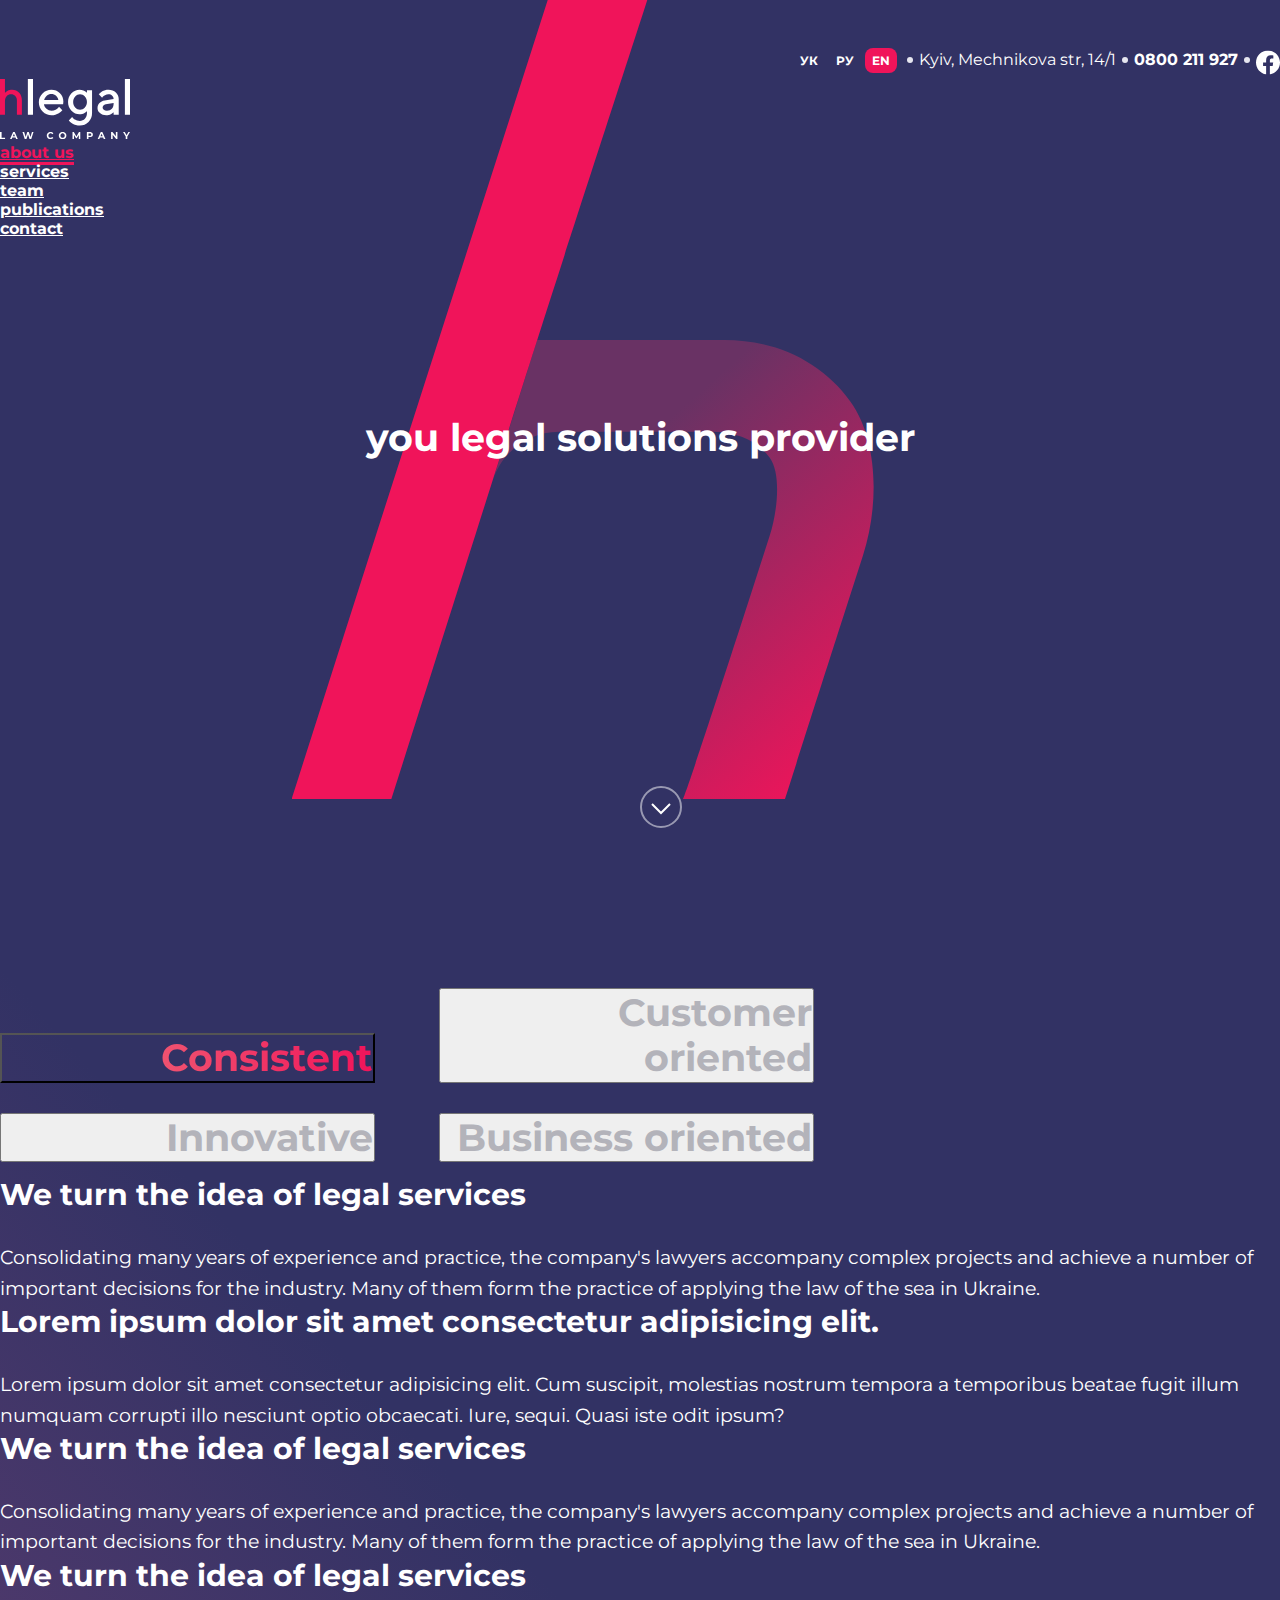
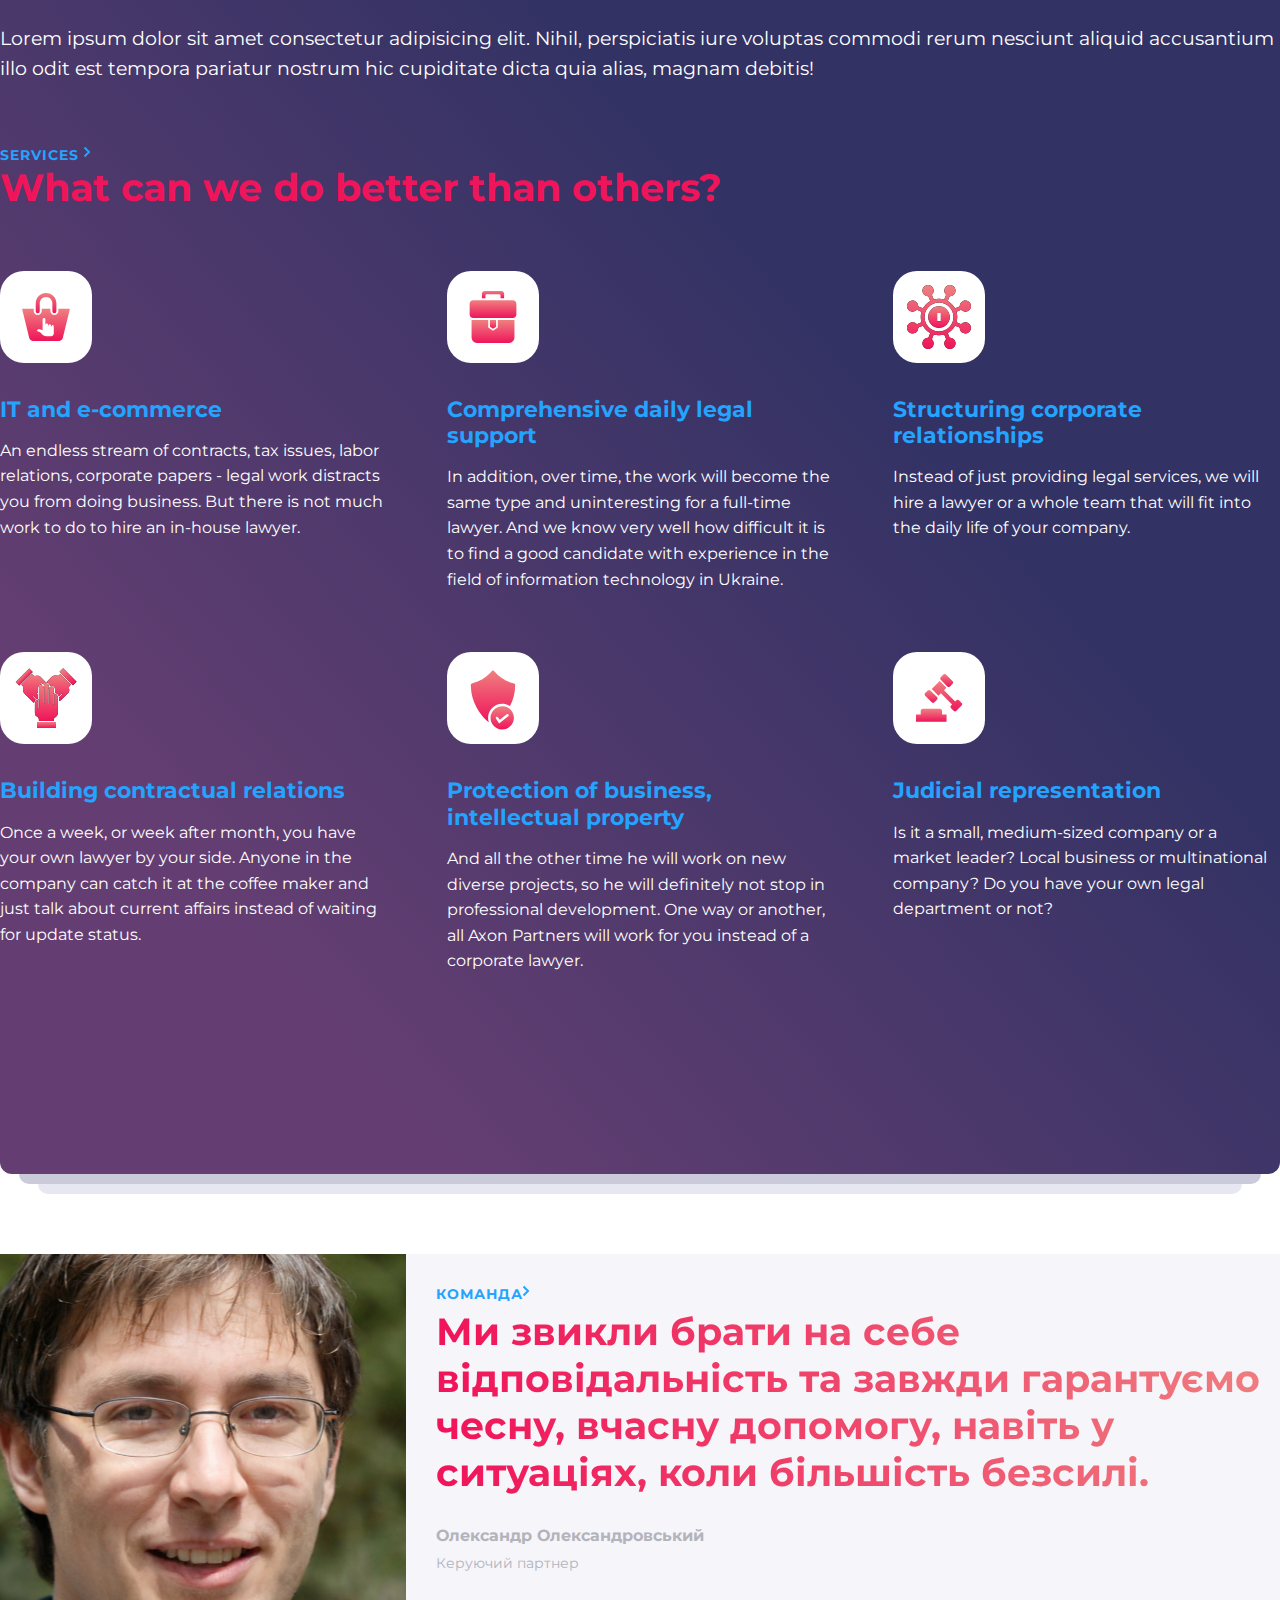
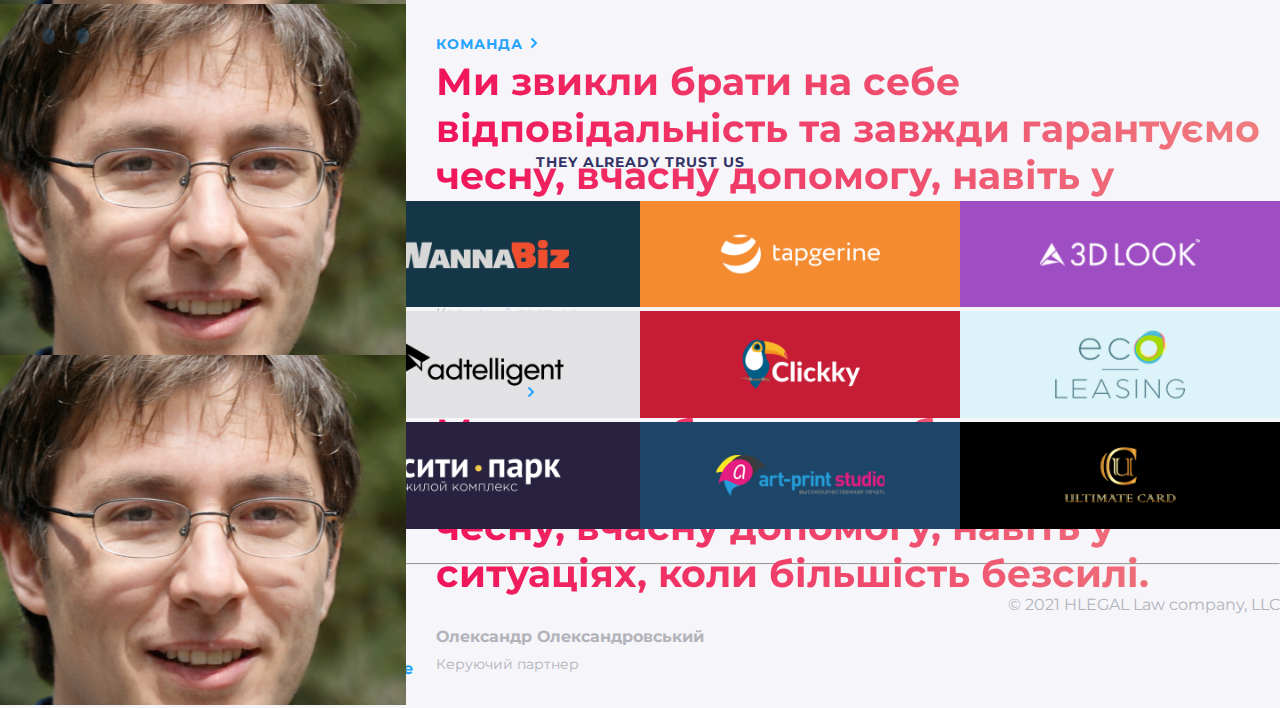
<file: index.html>
<!DOCTYPE html>
<html lang="en">

<head>
    <meta charset="UTF-8">
    <meta http-equiv="X-UA-Compatible" content="IE=edge">
    <meta name="viewport" content="width=device-width, initial-scale=1.0">
    <link href="https://cdn.jsdelivr.net/npm/bootstrap@5.1.3/dist/css/bootstrap.min.css" rel="stylesheet"
        integrity="sha384-1BmE4kWBq78iYhFldvKuhfTAU6auU8tT94WrHftjDbrCEXSU1oBoqyl2QvZ6jIW3" crossorigin="anonymous">
    <link rel="stylesheet" href="css/style.min.css">
    <link rel="icon" href="/img/favicon.png">
    <title>Homepage - Hlegals</title>
</head>

<body>
    <section class="home-intro-sect">
        <nav class="navbar navbar-expand-sm navbar-dark">
            <div class="container navbar-container">
                <div class="navbar-top">
                    <div class="navbar-lang">
                        <a href="" class="navbar-lang-item">УК</a>
                        <a href="" class="navbar-lang-item">РУ</a>
                        <a href="" class="navbar-lang-item active">EN</a>
                    </div>
                    <p class="navbar-address">Kyiv, Mechnikova str, 14/1</p>
                    <a href="tel:0800 211 927" class="navbar-tel">0800 211 927</a>
                    <a href="" class="navbar-fb"><svg width="24" height="25" viewBox="0 0 24 25" fill="none"
                            xmlns="http://www.w3.org/2000/svg">
                            <g clip-path="url(#clip0_30718_2871)">
                                <path class="navbar-fb-svg"
                                    d="M24 12.5733C24 5.90541 18.6274 0.5 12 0.5C5.37258 0.5 0 5.90541 0 12.5733C0 18.5995 4.38823 23.5943 10.125 24.5V16.0633H7.07813V12.5733H10.125V9.91343C10.125 6.88755 11.9165 5.21615 14.6576 5.21615C15.9705 5.21615 17.3438 5.45195 17.3438 5.45195V8.42313H15.8306C14.3399 8.42313 13.875 9.35379 13.875 10.3086V12.5733H17.2031L16.6711 16.0633H13.875V24.5C19.6118 23.5943 24 18.5995 24 12.5733Z"
                                    fill="white" />
                            </g>
                            <defs>
                                <clipPath id="clip0_30718_2871">
                                    <rect width="24" height="24" fill="white" transform="translate(0 0.5)" />
                                </clipPath>
                            </defs>
                        </svg></a>
                </div>
                <a class="navbar-brand" href="#"><img src="./img/logo-white.svg" class="navbar-main-logo"
                        alt="logo"></a>
                <button class="navbar-toggler" type="button" data-bs-toggle="collapse"
                    data-bs-target="#navbarSupportedContent" aria-controls="navbarSupportedContent"
                    aria-expanded="false" aria-label="Toggle navigation">
                    <span class="navbar-toggler-icon"></span>
                </button>
                <div class="collapse navbar-collapse" id="navbarSupportedContent">
                    <ul class="navbar-nav ms-auto mb-2 mb-lg-0">
                        <li class="nav-item">
                            <a class="nav-link active" href="#">about us</a>
                        </li>
                        <li class="nav-item">
                            <a class="nav-link" href="./services.html">services</a>
                        </li>
                        <li class="nav-item">
                            <a class="nav-link" href="./team.html">team</a>
                        </li>
                        <li class="nav-item">
                            <a class="nav-link" href="#">publications</a>
                        </li>
                        <li class="nav-item">
                            <a class="nav-link" href="#">contact</a>
                        </li>
                    </ul>
                </div>
            </div>
        </nav>
        <div class="container">
            <div class="container-logo">
                <h2 class="container-logo-header">you legal solutions provider</h2>
                <a href="" class="scroll-button">
                    <svg width="42" height="42" viewBox="0 0 42 42" fill="none" xmlns="http://www.w3.org/2000/svg">
                        <circle class="scroll-button-svg" opacity="0.5" cx="21" cy="21" r="20" stroke="white"
                            stroke-width="2" />
                        <path class="scroll-button-svg" d="M12 18L21 27L30 18" stroke="white" stroke-width="2" />
                    </svg>
                </a>
            </div>
            <div class="tab-container">
                <div class="d-flex align-items-center">
                    <div class="nav flex-column nav-pills me-3" id="v-pills-tab" role="tablist"
                        aria-orientation="vertical">
                        <button class="nav-link active" id="v-pills-home-tab" data-bs-toggle="pill"
                            data-bs-target="#v-pills-home" type="button" role="tab" aria-controls="v-pills-home"
                            aria-selected="true">Consistent</button>
                        <button class="nav-link" id="v-pills-profile-tab" data-bs-toggle="pill"
                            data-bs-target="#v-pills-profile" type="button" role="tab" aria-controls="v-pills-profile"
                            aria-selected="false">Customer oriented</button>
                        <button class="nav-link" id="v-pills-messages-tab" data-bs-toggle="pill"
                            data-bs-target="#v-pills-messages" type="button" role="tab" aria-controls="v-pills-messages"
                            aria-selected="false">Innovative</button>
                        <button class="nav-link" id="v-pills-settings-tab" data-bs-toggle="pill"
                            data-bs-target="#v-pills-settings" type="button" role="tab" aria-controls="v-pills-settings"
                            aria-selected="false">Business oriented</button>
                    </div>
                    <div class="vr"></div>
                    <div class="tab-content" id="v-pills-tabContent">
                        <div class="tab-pane fade show active" id="v-pills-home" role="tabpanel"
                            aria-labelledby="v-pills-home-tab">
                            <h3 class="block-heading">We turn the idea of legal services</h3>
                            <p class="block-text">Consolidating many years of experience and practice, the company's
                                lawyers accompany complex projects and achieve a number of important decisions for the
                                industry. Many of them form the practice of applying the law of the sea in Ukraine.</p>
                        </div>
                        <div class="tab-pane fade" id="v-pills-profile" role="tabpanel"
                            aria-labelledby="v-pills-profile-tab">
                            <h3 class="block-heading">Lorem ipsum dolor sit amet consectetur adipisicing elit.</h3>
                            <p class="block-text">Lorem ipsum dolor sit amet consectetur adipisicing elit. Cum suscipit,
                                molestias nostrum tempora a temporibus beatae fugit illum numquam corrupti illo nesciunt
                                optio obcaecati. Iure, sequi. Quasi iste odit ipsum?</p>
                        </div>
                        <div class="tab-pane fade" id="v-pills-messages" role="tabpanel"
                            aria-labelledby="v-pills-messages-tab">
                            <h3 class="block-heading">We turn the idea of legal services</h3>
                            <p class="block-text">Consolidating many years of experience and practice, the company's
                                lawyers accompany complex projects and achieve a number of important decisions for the
                                industry. Many of them form the practice of applying the law of the sea in Ukraine.</p>
                        </div>
                        <div class="tab-pane fade" id="v-pills-settings" role="tabpanel"
                            aria-labelledby="v-pills-settings-tab">
                            <h3 class="block-heading">We turn the idea of legal services</h3>
                            <p class="block-text">Lorem ipsum dolor sit amet consectetur adipisicing elit. Nihil,
                                perspiciatis iure voluptas commodi rerum nesciunt aliquid accusantium illo odit est
                                tempora pariatur nostrum hic cupiditate dicta quia alias, magnam debitis!</p>
                        </div>
                    </div>
                </div>
            </div>

            <a href="" class="subheading">services <svg class="arrow" width="12" height="12" viewBox="0 0 12 12"
                    fill="none" xmlns="http://www.w3.org/2000/svg">
                    <path d="M3.5 1.5L8 6L3.5 10.5" stroke="#24A3FF" stroke-width="2" />
                </svg></a>
            <h2 class="section-heading">What can we do better than others?</h2>
            <div class="services-container">
                <div class="services-container-item">
                    <img src="./img/services-icons/service-1.svg" alt="icon" class="services-icon">
                    <a href="#" class="services-heading">IT and e-commerce</a>
                    <p class="services-text">An endless stream of contracts, tax issues, labor relations, corporate
                        papers - legal work distracts you from doing business. But there is not much work to do to
                        hire an in-house lawyer.</p>
                </div>
                <div class="services-container-item">
                    <img src="./img/services-icons/service-2.svg" alt="icon" class="services-icon">
                    <a href="#" class="services-heading">Comprehensive daily
                        legal support</a>
                    <p class="services-text">In addition, over time, the work will become the same type and
                        uninteresting for a full-time lawyer. And we know very well how difficult it is to find a
                        good candidate with experience in the field of information technology in Ukraine.</p>
                </div>
                <div class="services-container-item">
                    <img src="./img/services-icons/service-3.svg" alt="icon" class="services-icon">
                    <a href="#" class="services-heading">Structuring corporate relationships</a>
                    <p class="services-text">Instead of just providing legal services, we will hire a lawyer or a
                        whole team that will fit into the daily life of your company.</p>
                </div>
                <div class="services-container-item">
                    <img src="./img/services-icons/service-4.svg" alt="icon" class="services-icon">
                    <a href="#" class="services-heading">Building contractual relations</a>
                    <p class="services-text">Once a week, or week after month, you have your own lawyer by your
                        side. Anyone in the company can catch it at the coffee maker and just talk about current
                        affairs instead of waiting for update status.</p>
                </div>
                <div class="services-container-item">
                    <img src="./img/services-icons/service-5.svg" alt="icon" class="services-icon">
                    <a href="#" class="services-heading">Protection of business, intellectual property</a>
                    <p class="services-text">And all the other time he will work on new diverse projects, so he will
                        definitely not stop in professional development. One way or another, all Axon Partners will
                        work for you instead of a corporate lawyer.</p>
                </div>
                <div class="services-container-item">
                    <img src="./img/services-icons/service-6.svg" alt="icon" class="services-icon">
                    <a href="#" class="services-heading">Judicial representation</a>
                    <p class="services-text">Is it a small, medium-sized company or a market leader? Local business
                        or multinational company? Do you have your own legal department or not?</p>
                </div>
            </div>
        </div>
    </section>
    <div class="echo-1"></div>
    <div class="echo-2"></div>

    <section class="home-slider-sect">
        <div class="container">
            <div id="carouselExampleCaptions" class="carousel slide" data-bs-ride="carousel">
                <div class="carousel-inner">
                    <div class="carousel-item active">
                        <div class="slider-row">
                            <div class="slider-img">
                                <img src="./img/carousel-photo.jpg" alt="Олександр Олександровский">
                            </div>
                            <div class="slider-text">
                                <a href="" class="subheading">команда<svg class="arrow" width="12" height="12"
                                        viewBox="0 0 12 12" fill="none" xmlns="http://www.w3.org/2000/svg">
                                        <path d="M3.5 1.5L8 6L3.5 10.5" stroke="#24A3FF" stroke-width="2" />
                                    </svg> </a>
                                <h2 class="section-heading gradient-text">Ми звикли брати на себе відповідальність та
                                    завжди гарантуємо чесну, вчасну допомогу, навіть у ситуаціях, коли більшість
                                    безсилі.</h2>
                                <div class="slider-text-person">
                                    <p class="slider-text-name">Олександр Олександровський</p>
                                    <p class="slider-text-role">Керуючий партнер</p>
                                </div>
                            </div>
                        </div>
                    </div>
                    <div class="carousel-item">
                        <div class="slider-row">
                            <div class="slider-img">
                                <img src="./img/carousel-photo.jpg" alt="Олександр Олександровский">
                            </div>
                            <div class="slider-text">
                                <a href="" class="subheading">команда <img src="./img/arrow.svg" alt="arrow"></a>
                                <h2 class="section-heading gradient-text">Ми звикли брати на себе відповідальність та
                                    завжди гарантуємо чесну, вчасну допомогу, навіть у ситуаціях, коли більшість
                                    безсилі.</h2>
                                <div class="slider-text-person">
                                    <p class="slider-text-name">Олександр Олександровський</p>
                                    <p class="slider-text-role">Керуючий партнер</p>
                                </div>
                            </div>
                        </div>
                    </div>
                    <div class="carousel-item">
                        <div class="slider-row">
                            <div class="slider-img">
                                <img src="./img/carousel-photo.jpg" alt="Олександр Олександровский">
                            </div>
                            <div class="slider-text">
                                <a href="" class="subheading">команда <svg class="arrow" width="12" height="12"
                                        viewBox="0 0 12 12" fill="none" xmlns="http://www.w3.org/2000/svg">
                                        <path d="M3.5 1.5L8 6L3.5 10.5" stroke="#24A3FF" stroke-width="2" />
                                    </svg></a>
                                <h2 class="section-heading gradient-text">Ми звикли брати на себе відповідальність та
                                    завжди гарантуємо чесну, вчасну допомогу, навіть у ситуаціях, коли більшість
                                    безсилі.</h2>
                                <div class="slider-text-person">
                                    <p class="slider-text-name">Олександр Олександровський</p>
                                    <p class="slider-text-role">Керуючий партнер</p>
                                </div>
                            </div>
                        </div>
                    </div>
                </div>
                <div class="carousel-indicators">
                    <button type="button" data-bs-target="#carouselExampleCaptions" data-bs-slide-to="0" class="active"
                        aria-current="true" aria-label="Slide 1"></button>
                    <button type="button" data-bs-target="#carouselExampleCaptions" data-bs-slide-to="1"
                        aria-label="Slide 2"></button>
                    <button type="button" data-bs-target="#carouselExampleCaptions" data-bs-slide-to="2"
                        aria-label="Slide 3"></button>
                </div>
            </div>
        </div>
    </section>

    <section class="clients-sect">
        <h3 class="clients-subheading">They already trust us</h3>
        <div class="clients-container">
            <a href="" class="clients-item"><img src="./img/clients/client-logo1.jpg" alt=""></a>
            <a href="" class="clients-item"><img src="./img/clients/client-logo2.jpg" alt=""></a>
            <a href="" class="clients-item"><img src="./img/clients/client-logo3.jpg" alt=""></a>
            <a href="" class="clients-item"><img src="./img/clients/client-logo4.jpg" alt=""></a>
            <a href="" class="clients-item"><img src="./img/clients/client-logo5.jpg" alt=""></a>
            <a href="" class="clients-item"><img src="./img/clients/client-logo6.jpg" alt=""></a>
            <a href="" class="clients-item"><img src="./img/clients/client-logo7.jpg" alt=""></a>
            <a href="" class="clients-item"><img src="./img/clients/client-logo8.jpg" alt=""></a>
            <a href="" class="clients-item"><img src="./img/clients/client-logo9.jpg" alt=""></a>
            <a href="" class="clients-item"><img src="./img/clients/client-logo10.jpg" alt=""></a>
            <a href="" class="clients-item"><img src="./img/clients/client-logo11.jpg" alt=""></a>
            <a href="" class="clients-item"><img src="./img/clients/client-logo12.jpg" alt=""></a>
        </div>
    </section>

    <section class="publications-sect">
        <div class="container">
            <a href="" class="subheading">Publications<svg class="arrow" width="12" height="12" viewBox="0 0 12 12"
                    fill="none" xmlns="http://www.w3.org/2000/svg">
                    <path d="M3.5 1.5L8 6L3.5 10.5" stroke="#24A3FF" stroke-width="2" />
                </svg>
            </a>
            <h2 class="section-heading">We have something to tell</h2>
            <div class="publications-sect-inner">
                <div class="publications-sect-item">
                    <img src="./img/publications-sect/publ-sect-img1.jpg" alt="">
                    <div class="publications-sect-item-text">
                        <a href="#" class="publications-heading">Equity associate</a>
                        <h5 class="date">April 22</h5>
                        <hr class="publications-hr">
                        <p class="small-text">I'm a jun on projects. I am a co-owner of a law firm. How it happened.
                            Before entering my parents told me that if I…</p>
                    </div>
                </div>
                <div class="publications-sect-item">
                    <img src="./img/publications-sect/publ-sect-img2.jpg" alt="">
                    <div class="publications-sect-item-text">
                        <a href="#" class="publications-heading">Penalty for the Good Corporation: what will happen to Google
                            and
                            others for violating the GDPR</a>
                        <h5 class="date">September 29</h5>
                        <hr class="publications-hr">
                        <p class="small-text">And why the recovery of 50 million euros could be a fateful precedent
                            According to Mind.ua January 21 National Commission for Data Protection.</p>
                    </div>
                </div>
                <div class="publications-sect-item">
                    <img src="./img/publications-sect/publ-sect-img3.jpg" alt="">
                    <div class="publications-sect-item-text">
                        <a href="#" class="publications-heading">Millennial Testament></a>
                        <h5 class="date">August 19</h5>
                        <hr class="publications-hr">
                        <p class="small-text">What and how modern vloggers, opinion leaders and crypto-millionaires will
                            inherit A typical legacy of the Ukrainian generation X looks like this: an apartment in…</p>
                    </div>
                </div>
            </div>
        </div>
    </section>
    <footer class="footer">
        <div class="container">
            <hr class="footer-hr">
            <div class="footer-inner">
                <div class="footer-left">
                    <p class="footer-address">Kyiv, Mechnikova str, 14/1 <img class="dot-separator" src="./img/dot-separator.svg" alt="separator"> <a class="map-link" target=»_blank»
                        href="https://www.google.com/maps/place/%D1%83%D0%BB.+%D0%9C%D0%B5%D1%87%D0%BD%D0%B8%D0%BA%D0%BE%D0%B2%D0%B0,+14%2F1,+%D0%9A%D0%B8%D0%B5%D0%B2,+%D0%A3%D0%BA%D1%80%D0%B0%D0%B8%D0%BD%D0%B0,+02000/@50.436795,30.5305163,17z/data=!3m1!4b1!4m5!3m4!1s0x40d4cf07295b8e39:0x17b2112e2dc0e7a!8m2!3d50.436795!4d30.532705">On
                        map</a></p>
                    <a href="#" target="_blank"><svg class="fb-icon-footer" width="24" height="25" viewBox="0 0 24 25" fill="none"
                        xmlns="http://www.w3.org/2000/svg">
                        <g clip-path="url(#clip0_30718_2871)">
                            <path
                                d="M24 12.5733C24 5.90541 18.6274 0.5 12 0.5C5.37258 0.5 0 5.90541 0 12.5733C0 18.5995 4.38823 23.5943 10.125 24.5V16.0633H7.07813V12.5733H10.125V9.91343C10.125 6.88755 11.9165 5.21615 14.6576 5.21615C15.9705 5.21615 17.3438 5.45195 17.3438 5.45195V8.42313H15.8306C14.3399 8.42313 13.875 9.35379 13.875 10.3086V12.5733H17.2031L16.6711 16.0633H13.875V24.5C19.6118 23.5943 24 18.5995 24 12.5733Z"
                                fill="white" />
                        </g>
                        <defs>
                            <clipPath id="clip0_30718_2871">
                                <rect width="24" height="24" fill="white" transform="translate(0 0.5)" />
                            </clipPath>
                        </defs>
                    </svg></a>
                    <img class="dot-separator" src="./img/dot-separator.svg" alt="separator">
                    <a href="tel:0800 211 927" class="footer-tel">0800 211 927</a>
                    <img class="dot-separator" src="./img/dot-separator.svg" alt="separator">
                    <a href="mailto:contact@forstudy.space" class="footer-mail">contact@forstudy.space</a>
                </div>
                <div class="footer-right">
                    <p class="trademark">© 2021 HLEGAL Law company, LLC</p>
                </div>
            </div>
        </div>
    </footer>

    <script src="https://cdn.jsdelivr.net/npm/bootstrap@5.1.3/dist/js/bootstrap.bundle.min.js"
        integrity="sha384-ka7Sk0Gln4gmtz2MlQnikT1wXgYsOg+OMhuP+IlRH9sENBO0LRn5q+8nbTov4+1p"
        crossorigin="anonymous"></script>
</body>

</html>
</file>
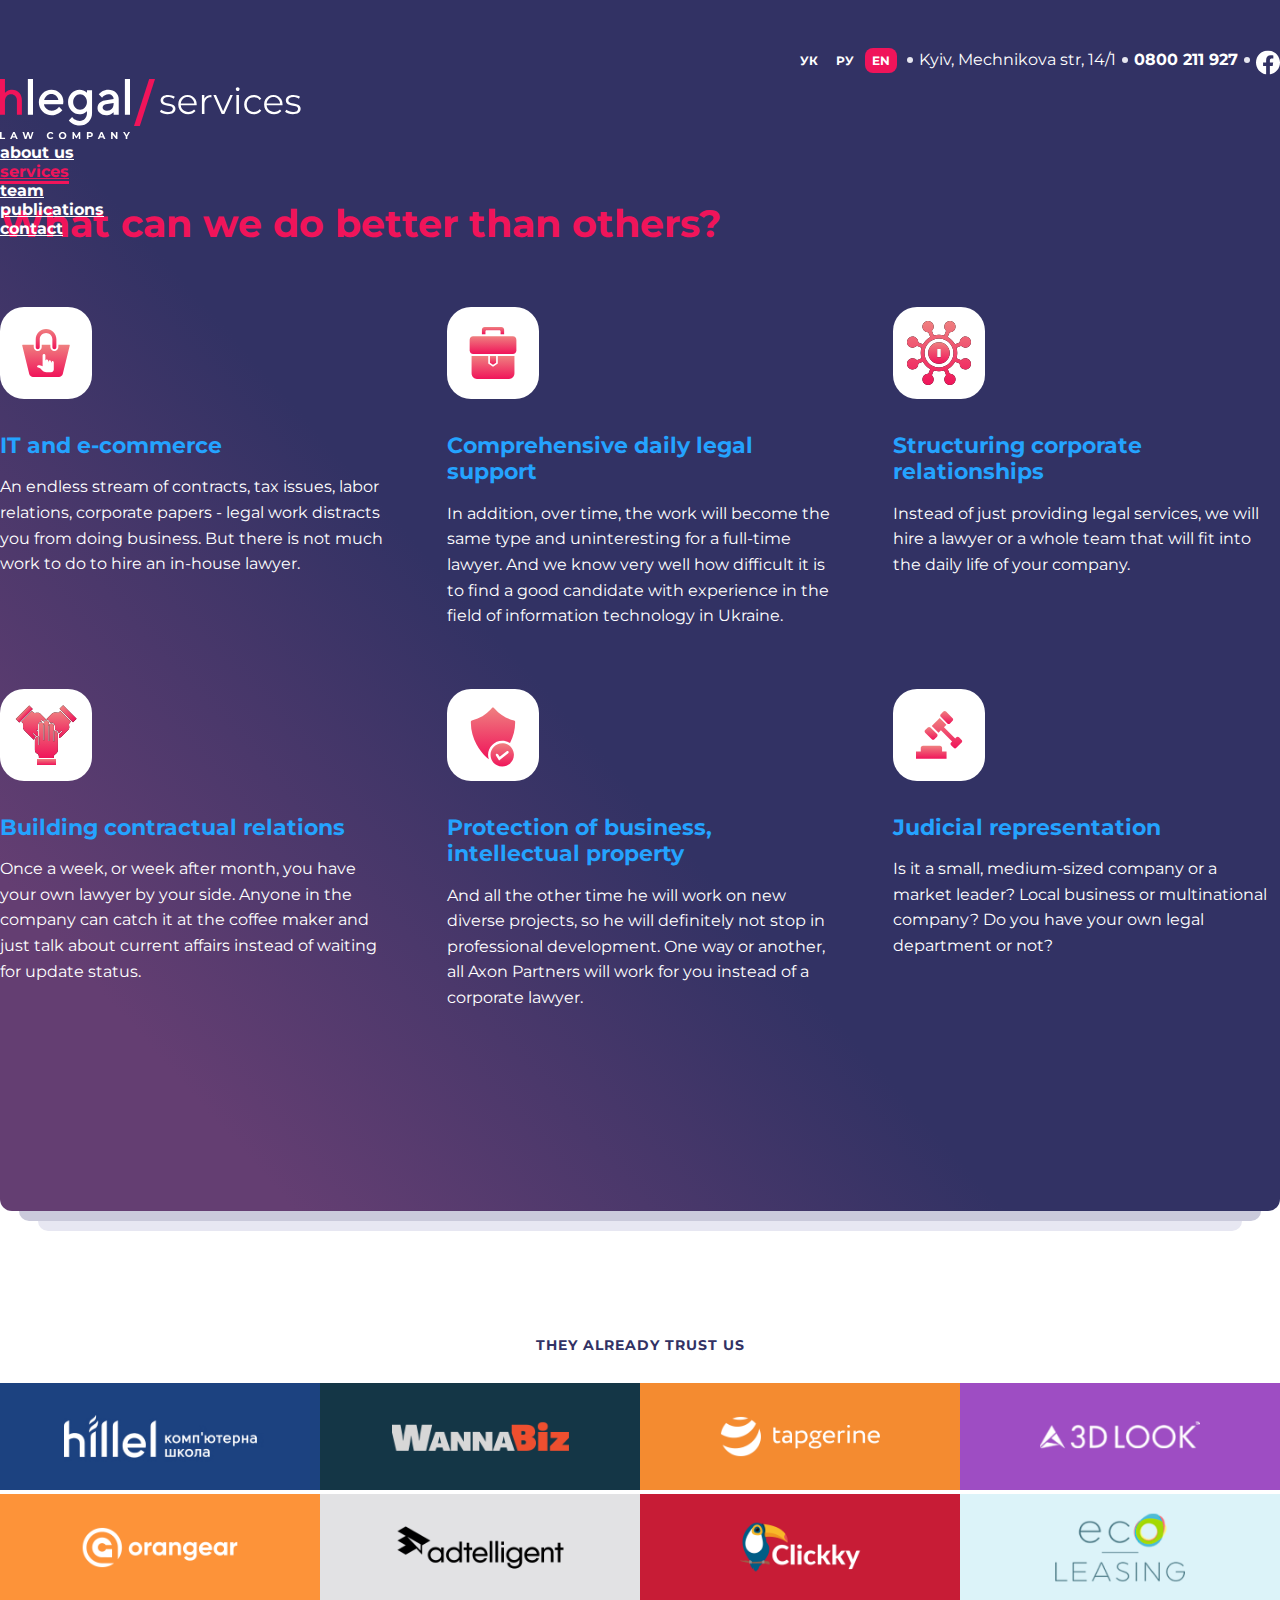
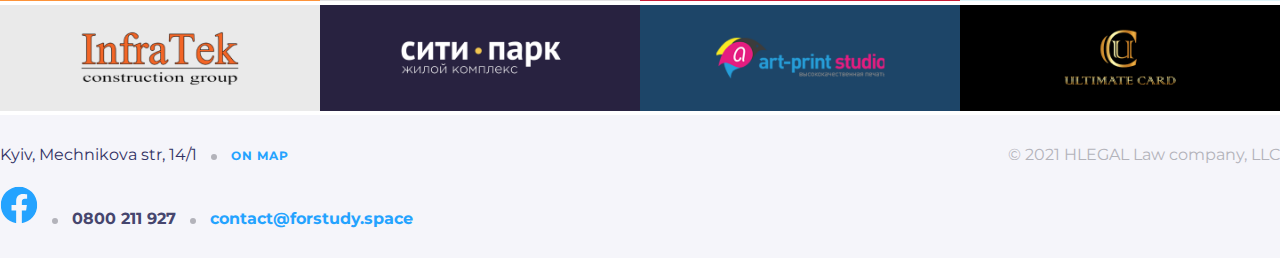
<file: services.html>
<!DOCTYPE html>
<html lang="en">

<head>
    <meta charset="UTF-8">
    <meta http-equiv="X-UA-Compatible" content="IE=edge">
    <meta name="viewport" content="width=device-width, initial-scale=1.0">
    <link href="https://cdn.jsdelivr.net/npm/bootstrap@5.1.3/dist/css/bootstrap.min.css" rel="stylesheet"
        integrity="sha384-1BmE4kWBq78iYhFldvKuhfTAU6auU8tT94WrHftjDbrCEXSU1oBoqyl2QvZ6jIW3" crossorigin="anonymous">
    <link rel="stylesheet" href="css/style.min.css">
    <link rel="icon" href="./img/favicon.png">
    <title>Services - Hlegals</title>
</head>

<body>
    <div class="services-page">
        <section class="services-page-sect">
            <nav class="navbar navbar-expand-sm navbar-dark">
                <div class="container navbar-container">
                    <div class="navbar-top">
                        <div class="navbar-lang">
                            <a href="" class="navbar-lang-item">УК</a>
                            <a href="" class="navbar-lang-item">РУ</a>
                            <a href="" class="navbar-lang-item active">EN</a>
                        </div>
                        <p class="navbar-address">Kyiv, Mechnikova str, 14/1</p>
                        <a href="tel:0800 211 927" class="navbar-tel">0800 211 927</a>
                        <a href="" class="navbar-fb"><svg width="24" height="25" viewBox="0 0 24 25" fill="none"
                                xmlns="http://www.w3.org/2000/svg">
                                <g clip-path="url(#clip0_30718_2871)">
                                    <path class="navbar-fb-svg"
                                        d="M24 12.5733C24 5.90541 18.6274 0.5 12 0.5C5.37258 0.5 0 5.90541 0 12.5733C0 18.5995 4.38823 23.5943 10.125 24.5V16.0633H7.07813V12.5733H10.125V9.91343C10.125 6.88755 11.9165 5.21615 14.6576 5.21615C15.9705 5.21615 17.3438 5.45195 17.3438 5.45195V8.42313H15.8306C14.3399 8.42313 13.875 9.35379 13.875 10.3086V12.5733H17.2031L16.6711 16.0633H13.875V24.5C19.6118 23.5943 24 18.5995 24 12.5733Z"
                                        fill="white" />
                                </g>
                                <defs>
                                    <clipPath id="clip0_30718_2871">
                                        <rect width="24" height="24" fill="white" transform="translate(0 0.5)" />
                                    </clipPath>
                                </defs>
                            </svg></a>
                    </div>
                    <a class="navbar-brand" href="index.html"><img src="./img/services-icons/services-logo.svg" class="navbar-main-logo"
                            alt="logo"></a>
                    <button class="navbar-toggler" type="button" data-bs-toggle="collapse"
                        data-bs-target="#navbarSupportedContent" aria-controls="navbarSupportedContent"
                        aria-expanded="false" aria-label="Toggle navigation">
                        <span class="navbar-toggler-icon"></span>
                    </button>
                    <div class="collapse navbar-collapse" id="navbarSupportedContent">
                        <ul class="navbar-nav ms-auto mb-2 mb-lg-0">
                            <li class="nav-item">
                                <a class="nav-link" href="/index.html">about us</a>
                            </li>
                            <li class="nav-item">
                                <a class="nav-link  active" href="./services.html">services</a>
                            </li>
                            <li class="nav-item">
                                <a class="nav-link" href="./team.html">team</a>
                            </li>
                            <li class="nav-item">
                                <a class="nav-link" href="#">publications</a>
                            </li>
                            <li class="nav-item">
                                <a class="nav-link" href="#">contact</a>
                            </li>
                        </ul>
                    </div>
                </div>
            </nav>
            <div class="container">
                <h2 class="section-heading">What can we do better than others?</h2>
                <div class="services-container">
                    <div class="services-container-item">
                        <img src="./img/services-icons/service-1.svg" alt="icon" class="services-icon">
                        <a href="#" class="services-heading">IT and e-commerce</a>
                        <p class="services-text">An endless stream of contracts, tax issues, labor relations, corporate
                            papers - legal work distracts you from doing business. But there is not much work to do to
                            hire an in-house lawyer.</p>
                    </div>
                    <div class="services-container-item">
                        <img src="./img/services-icons/service-2.svg" alt="icon" class="services-icon">
                        <a href="#" class="services-heading">Comprehensive daily
                            legal support</a>
                        <p class="services-text">In addition, over time, the work will become the same type and
                            uninteresting for a full-time lawyer. And we know very well how difficult it is to find a
                            good candidate with experience in the field of information technology in Ukraine.</p>
                    </div>
                    <div class="services-container-item">
                        <img src="./img/services-icons/service-3.svg" alt="icon" class="services-icon">
                        <a href="#" class="services-heading">Structuring corporate relationships</a>
                        <p class="services-text">Instead of just providing legal services, we will hire a lawyer or a
                            whole team that will fit into the daily life of your company.</p>
                    </div>
                    <div class="services-container-item">
                        <img src="./img/services-icons/service-4.svg" alt="icon" class="services-icon">
                        <a href="#" class="services-heading">Building contractual relations</a>
                        <p class="services-text">Once a week, or week after month, you have your own lawyer by your
                            side. Anyone in the company can catch it at the coffee maker and just talk about current
                            affairs instead of waiting for update status.</p>
                    </div>
                    <div class="services-container-item">
                        <img src="./img/services-icons/service-5.svg" alt="icon" class="services-icon">
                        <a href="#" class="services-heading">Protection of business, intellectual property</a>
                        <p class="services-text">And all the other time he will work on new diverse projects, so he will
                            definitely not stop in professional development. One way or another, all Axon Partners will
                            work for you instead of a corporate lawyer.</p>
                    </div>
                    <div class="services-container-item">
                        <img src="./img/services-icons/service-6.svg" alt="icon" class="services-icon">
                        <a href="#" class="services-heading">Judicial representation</a>
                        <p class="services-text">Is it a small, medium-sized company or a market leader? Local business
                            or multinational company? Do you have your own legal department or not?</p>
                    </div>
                </div>
            </div>
        </section>
        <div class="echo-1"></div>
        <div class="echo-2"></div>

        <section class="clients-sect">
            <h3 class="clients-subheading">They already trust us</h3>
            <div class="clients-container">
                <a href="" class="clients-item"><img src="./img/clients/client-logo1.jpg" alt=""></a>
                <a href="" class="clients-item"><img src="./img/clients/client-logo2.jpg" alt=""></a>
                <a href="" class="clients-item"><img src="./img/clients/client-logo3.jpg" alt=""></a>
                <a href="" class="clients-item"><img src="./img/clients/client-logo4.jpg" alt=""></a>
                <a href="" class="clients-item"><img src="./img/clients/client-logo5.jpg" alt=""></a>
                <a href="" class="clients-item"><img src="./img/clients/client-logo6.jpg" alt=""></a>
                <a href="" class="clients-item"><img src="./img/clients/client-logo7.jpg" alt=""></a>
                <a href="" class="clients-item"><img src="./img/clients/client-logo8.jpg" alt=""></a>
                <a href="" class="clients-item"><img src="./img/clients/client-logo9.jpg" alt=""></a>
                <a href="" class="clients-item"><img src="./img/clients/client-logo10.jpg" alt=""></a>
                <a href="" class="clients-item"><img src="./img/clients/client-logo11.jpg" alt=""></a>
                <a href="" class="clients-item"><img src="./img/clients/client-logo12.jpg" alt=""></a>
            </div>
        </section>

        <footer class="footer">
            <div class="container">
                <!-- <hr class="footer-hr"> -->
                <div class="footer-inner">
                    <div class="footer-left">
                        <p class="footer-address">Kyiv, Mechnikova str, 14/1 <img class="dot-separator"
                                src="./img/dot-separator.svg" alt="separator"> <a class="map-link" target=»_blank»
                                href="https://www.google.com/maps/place/%D1%83%D0%BB.+%D0%9C%D0%B5%D1%87%D0%BD%D0%B8%D0%BA%D0%BE%D0%B2%D0%B0,+14%2F1,+%D0%9A%D0%B8%D0%B5%D0%B2,+%D0%A3%D0%BA%D1%80%D0%B0%D0%B8%D0%BD%D0%B0,+02000/@50.436795,30.5305163,17z/data=!3m1!4b1!4m5!3m4!1s0x40d4cf07295b8e39:0x17b2112e2dc0e7a!8m2!3d50.436795!4d30.532705">On
                                map</a></p>
                        <a href="#" target="_blank"><svg class="fb-icon-footer" width="24" height="25"
                                viewBox="0 0 24 25" fill="none" xmlns="http://www.w3.org/2000/svg">
                                <g clip-path="url(#clip0_30718_2871)">
                                    <path
                                        d="M24 12.5733C24 5.90541 18.6274 0.5 12 0.5C5.37258 0.5 0 5.90541 0 12.5733C0 18.5995 4.38823 23.5943 10.125 24.5V16.0633H7.07813V12.5733H10.125V9.91343C10.125 6.88755 11.9165 5.21615 14.6576 5.21615C15.9705 5.21615 17.3438 5.45195 17.3438 5.45195V8.42313H15.8306C14.3399 8.42313 13.875 9.35379 13.875 10.3086V12.5733H17.2031L16.6711 16.0633H13.875V24.5C19.6118 23.5943 24 18.5995 24 12.5733Z"
                                        fill="white" />
                                </g>
                                <defs>
                                    <clipPath id="clip0_30718_2871">
                                        <rect width="24" height="24" fill="white" transform="translate(0 0.5)" />
                                    </clipPath>
                                </defs>
                            </svg></a>
                        <img class="dot-separator" src="./img/dot-separator.svg" alt="separator">
                        <a href="tel:0800 211 927" class="footer-tel">0800 211 927</a>
                        <img class="dot-separator" src="./img/dot-separator.svg" alt="separator">
                        <a href="mailto:contact@forstudy.space" class="footer-mail">contact@forstudy.space</a>
                    </div>
                    <div class="footer-right">
                        <p class="trademark">© 2021 HLEGAL Law company, LLC</p>
                    </div>
                </div>
            </div>
        </footer>
    </div>
</body>

</html>
</file>
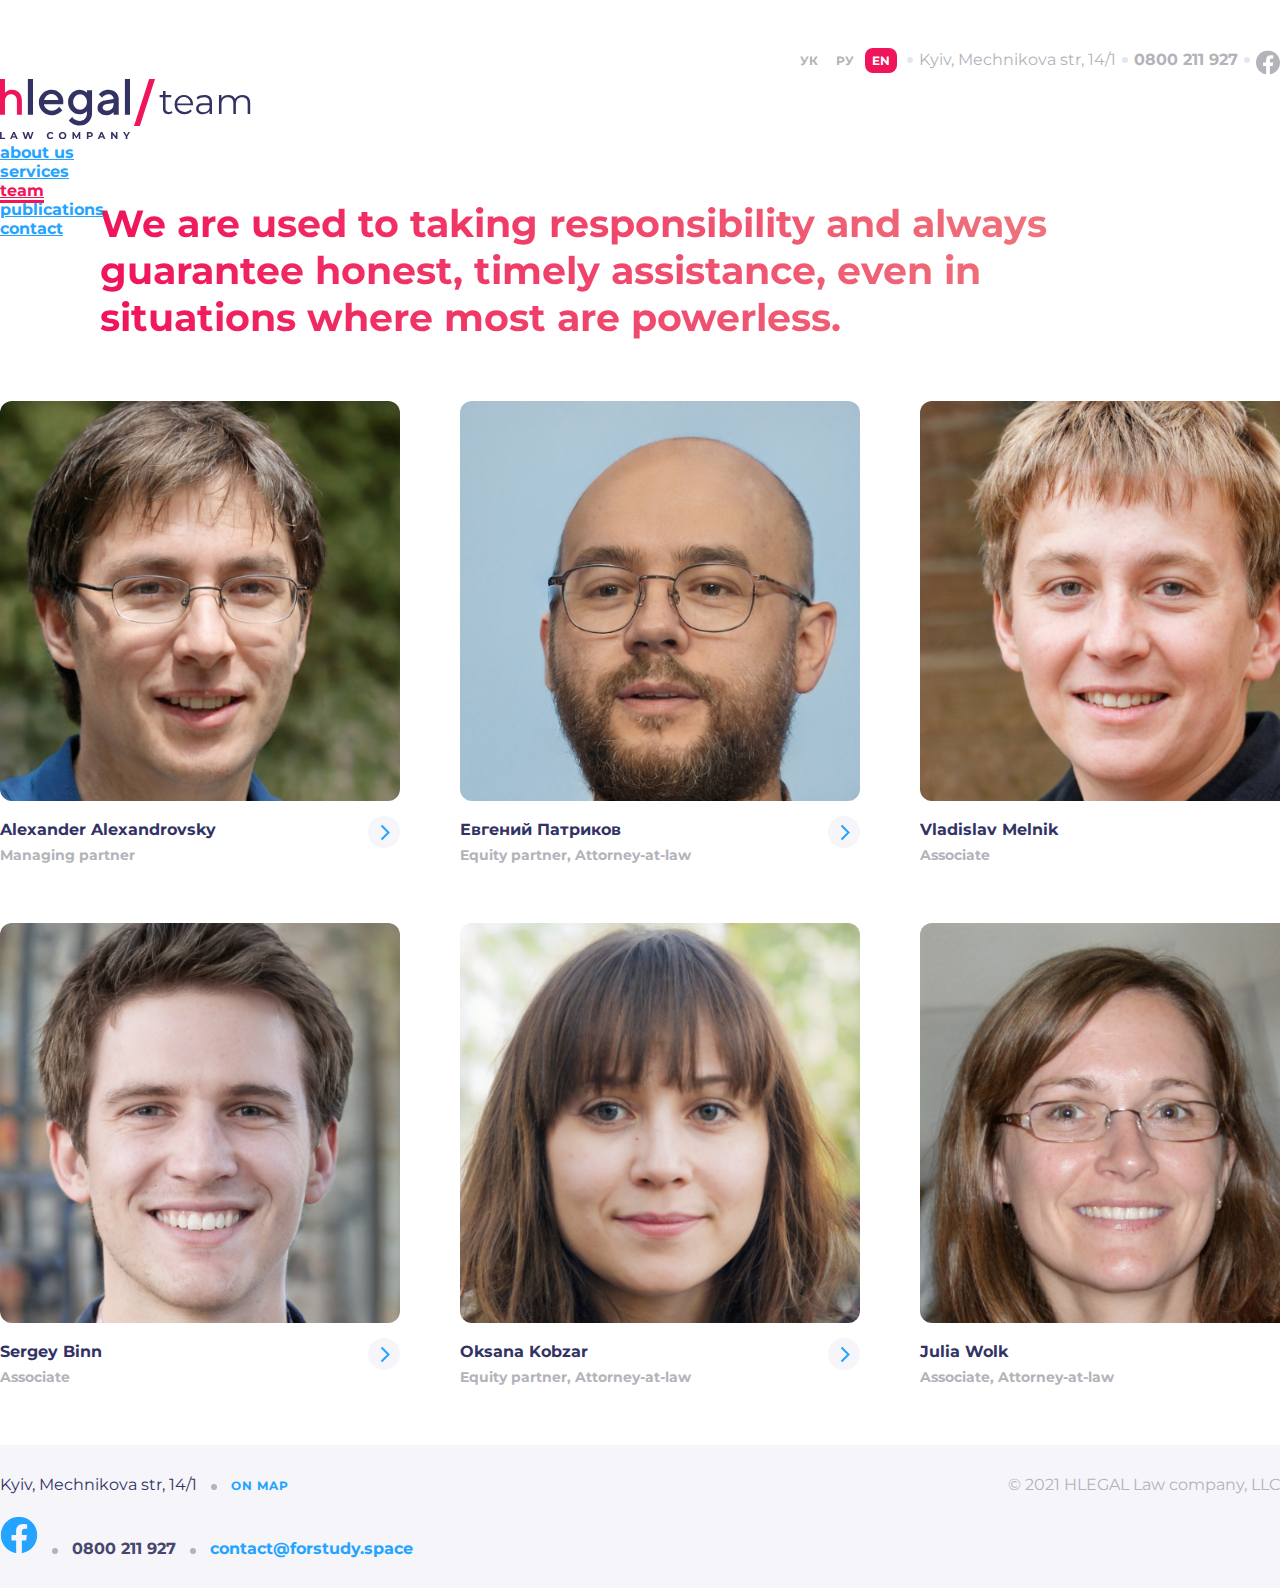
<file: team.html>
<!DOCTYPE html>
<html lang="en">

<head>
    <meta charset="UTF-8">
    <meta http-equiv="X-UA-Compatible" content="IE=edge">
    <meta name="viewport" content="width=device-width, initial-scale=1.0">
    <link href="https://cdn.jsdelivr.net/npm/bootstrap@5.1.3/dist/css/bootstrap.min.css" rel="stylesheet"
        integrity="sha384-1BmE4kWBq78iYhFldvKuhfTAU6auU8tT94WrHftjDbrCEXSU1oBoqyl2QvZ6jIW3" crossorigin="anonymous">
    <link rel="stylesheet" href="css/style.min.css">
    <link rel="icon" href="./img/favicon.png">
    <title>Team - Hlegals</title>
</head>

<body>
    <div class="team-page">
        <section class="team-page-sect">
            <nav class="navbar navbar-expand-sm navbar-dark">
                <div class="container navbar-container">
                    <div class="navbar-top">
                        <div class="navbar-lang">
                            <a href="" class="navbar-lang-item">УК</a>
                            <a href="" class="navbar-lang-item">РУ</a>
                            <a href="" class="navbar-lang-item active">EN</a>
                        </div>
                        <p class="navbar-address">Kyiv, Mechnikova str, 14/1</p>
                        <a href="tel:0800 211 927" class="navbar-tel">0800 211 927</a>
                        <a href="" class="navbar-fb"><svg width="24" height="25" viewBox="0 0 24 25" fill="none"
                                xmlns="http://www.w3.org/2000/svg">
                                <g clip-path="url(#clip0_30718_2871)">
                                    <path class="navbar-fb-svg"
                                        d="M24 12.5733C24 5.90541 18.6274 0.5 12 0.5C5.37258 0.5 0 5.90541 0 12.5733C0 18.5995 4.38823 23.5943 10.125 24.5V16.0633H7.07813V12.5733H10.125V9.91343C10.125 6.88755 11.9165 5.21615 14.6576 5.21615C15.9705 5.21615 17.3438 5.45195 17.3438 5.45195V8.42313H15.8306C14.3399 8.42313 13.875 9.35379 13.875 10.3086V12.5733H17.2031L16.6711 16.0633H13.875V24.5C19.6118 23.5943 24 18.5995 24 12.5733Z"
                                        fill="white" />
                                </g>
                                <defs>
                                    <clipPath id="clip0_30718_2871">
                                        <rect width="24" height="24" fill="white" transform="translate(0 0.5)" />
                                    </clipPath>
                                </defs>
                            </svg></a>
                    </div>
                    <a class="navbar-brand" href="index.html"><img src="./img/team-page/team-logo.svg"
                            class="navbar-main-logo" alt="logo"></a>
                    <button class="navbar-toggler" type="button" data-bs-toggle="collapse"
                        data-bs-target="#navbarSupportedContent" aria-controls="navbarSupportedContent"
                        aria-expanded="false" aria-label="Toggle navigation">
                        <span class="navbar-toggler-icon"></span>
                    </button>
                    <div class="collapse navbar-collapse" id="navbarSupportedContent">
                        <ul class="navbar-nav ms-auto mb-2 mb-lg-0">
                            <li class="nav-item">
                                <a class="nav-link" href="#">about us</a>
                            </li>
                            <li class="nav-item">
                                <a class="nav-link" href="./services.html">services</a>
                            </li>
                            <li class="nav-item">
                                <a class="nav-link active" href="#">team</a>
                            </li>
                            <li class="nav-item">
                                <a class="nav-link" href="#">publications</a>
                            </li>
                            <li class="nav-item">
                                <a class="nav-link" href="#">contact</a>
                            </li>
                        </ul>
                    </div>
                </div>
            </nav>

            <div class="container">
                <div class="team-page-heading gradient-text">
                    <h2 class="section-heading">We are used to taking responsibility and always guarantee honest, timely
                        assistance, even in situations where most are powerless.</h2>
                </div>


                <div class="team-page-inner">
                    <div class="team-page-inner-item">
                        <a class="team-link" href="#">
                            <img class="team-img" src="./img/team-page/Team-1.jpg" alt="Alexandrovsky"></img>
                            <h4 class="team-text-name">Alexander Alexandrovsky</h4>
                            <svg class="arrow-button" width="32" height="32" viewBox="0 0 32 32" fill="none"
                                xmlns="http://www.w3.org/2000/svg">
                                <circle cx="16" cy="16" r="16" fill="#F5F5FA" />
                                <path d="M13.5 23.5L20.5 16.5L13.5 9.5" stroke="#24A3FF" stroke-width="2" />
                            </svg>
                        </a>
                        <h5 class="team-text-role">Managing partner</h5>
                    </div>
                    <div class="team-page-inner-item">
                        <a class="team-link" href="#">
                            <img class="team-img" src="./img/team-page/Team-2.jpg" alt="Евгений Патриков"></img>
                            <h4 class="team-text-name">Евгений Патриков</h4>
                            <svg class="arrow-button" width="32" height="32" viewBox="0 0 32 32" fill="none"
                                xmlns="http://www.w3.org/2000/svg">
                                <circle cx="16" cy="16" r="16" fill="#F5F5FA" />
                                <path d="M13.5 23.5L20.5 16.5L13.5 9.5" stroke="#24A3FF" stroke-width="2" />
                            </svg>
                        </a>
                        <h5 class="team-text-role">Equity partner, Attorney-at-law</h5>
                    </div>
                    <div class="team-page-inner-item">
                        <a class="team-link" href="#">
                            <img class="team-img" src="./img/team-page/Team-3.jpg" alt=""></img>
                            <h4 class="team-text-name">Vladislav Melnik</h4>
                            <svg class="arrow-button" width="32" height="32" viewBox="0 0 32 32" fill="none"
                                xmlns="http://www.w3.org/2000/svg">
                                <circle cx="16" cy="16" r="16" fill="#F5F5FA" />
                                <path d="M13.5 23.5L20.5 16.5L13.5 9.5" stroke="#24A3FF" stroke-width="2" />
                            </svg>
                        </a>
                        <h5 class="team-text-role">Associate</h5>
                    </div>
                    <div class="team-page-inner-item">
                        <a class="team-link" href="#">
                            <img class="team-img" src="./img/team-page/Team-4.jpg" alt=""></img>
                            <h4 class="team-text-name">Sergey Binn</h4>
                            <svg class="arrow-button" width="32" height="32" viewBox="0 0 32 32" fill="none"
                                xmlns="http://www.w3.org/2000/svg">
                                <circle cx="16" cy="16" r="16" fill="#F5F5FA" />
                                <path d="M13.5 23.5L20.5 16.5L13.5 9.5" stroke="#24A3FF" stroke-width="2" />
                            </svg>
                        </a>
                        <h5 class="team-text-role">Associate</h5>
                    </div>
                    <div class="team-page-inner-item">
                        <a class="team-link" href="#">
                            <img class="team-img" src="./img/team-page/Team-5.jpg" alt=""></img>
                            <h4 class="team-text-name">Oksana Kobzar</h4>
                            <svg class="arrow-button" width="32" height="32" viewBox="0 0 32 32" fill="none"
                                xmlns="http://www.w3.org/2000/svg">
                                <circle cx="16" cy="16" r="16" fill="#F5F5FA" />
                                <path d="M13.5 23.5L20.5 16.5L13.5 9.5" stroke="#24A3FF" stroke-width="2" />
                            </svg>
                        </a>
                        <h5 class="team-text-role">Equity partner, Attorney-at-law</h5>
                    </div>
                    <div class="team-page-inner-item">
                        <a class="team-link" href="#"><img class="team-img" src="./img/team-page/Team-6.jpg"
                                alt=""></img>
                            <h4 class="team-text-name">Julia Wolk</h4>
                            <svg class="arrow-button" width="32" height="32" viewBox="0 0 32 32" fill="none"
                                xmlns="http://www.w3.org/2000/svg">
                                <circle cx="16" cy="16" r="16" fill="#F5F5FA" />
                                <path d="M13.5 23.5L20.5 16.5L13.5 9.5" stroke="#24A3FF" stroke-width="2" />
                            </svg>
                        </a>
                        <h5 class="team-text-role">Associate, Attorney-at-law</h5>
                    </div>
                </div>
            </div>

        </section>

        <footer class="footer">
            <div class="container">
                <div class="footer-inner">
                    <div class="footer-left">
                        <p class="footer-address">Kyiv, Mechnikova str, 14/1 <img class="dot-separator"
                                src="./img/dot-separator.svg" alt="separator"> <a class="map-link" target=»_blank»
                                href="https://www.google.com/maps/place/%D1%83%D0%BB.+%D0%9C%D0%B5%D1%87%D0%BD%D0%B8%D0%BA%D0%BE%D0%B2%D0%B0,+14%2F1,+%D0%9A%D0%B8%D0%B5%D0%B2,+%D0%A3%D0%BA%D1%80%D0%B0%D0%B8%D0%BD%D0%B0,+02000/@50.436795,30.5305163,17z/data=!3m1!4b1!4m5!3m4!1s0x40d4cf07295b8e39:0x17b2112e2dc0e7a!8m2!3d50.436795!4d30.532705">On
                                map</a></p>
                        <a href="#" target="_blank"><svg class="fb-icon-footer" width="24" height="25"
                                viewBox="0 0 24 25" fill="none" xmlns="http://www.w3.org/2000/svg">
                                <g clip-path="url(#clip0_30718_2871)">
                                    <path
                                        d="M24 12.5733C24 5.90541 18.6274 0.5 12 0.5C5.37258 0.5 0 5.90541 0 12.5733C0 18.5995 4.38823 23.5943 10.125 24.5V16.0633H7.07813V12.5733H10.125V9.91343C10.125 6.88755 11.9165 5.21615 14.6576 5.21615C15.9705 5.21615 17.3438 5.45195 17.3438 5.45195V8.42313H15.8306C14.3399 8.42313 13.875 9.35379 13.875 10.3086V12.5733H17.2031L16.6711 16.0633H13.875V24.5C19.6118 23.5943 24 18.5995 24 12.5733Z"
                                        fill="white" />
                                </g>
                                <defs>
                                    <clipPath id="clip0_30718_2871">
                                        <rect width="24" height="24" fill="white" transform="translate(0 0.5)" />
                                    </clipPath>
                                </defs>
                            </svg></a>
                        <img class="dot-separator" src="./img/dot-separator.svg" alt="separator">
                        <a href="tel:0800 211 927" class="footer-tel">0800 211 927</a>
                        <img class="dot-separator" src="./img/dot-separator.svg" alt="separator">
                        <a href="mailto:contact@forstudy.space" class="footer-mail">contact@forstudy.space</a>
                    </div>
                    <div class="footer-right">
                        <p class="trademark">© 2021 HLEGAL Law company, LLC</p>
                    </div>
                </div>
            </div>
        </footer>

    </div>
</body>

</html>
</file>
<file: css/style.min.css>
@import"https://fonts.googleapis.com/css2?family=Montserrat:wght@400;700&display=swap";.navbar{margin:50px 0 60px;position:absolute;top:0;width:100%}@media(max-width: 576px){.navbar{margin:0 0 15px;padding-top:0}}@media(max-width: 992px){.navbar-dark .navbar-nav{margin-left:-8px !important}}@media(max-width: 576px){.navbar-dark .navbar-nav{margin-left:0 !important}}.navbar-dark .navbar-nav .active{color:#f0145a !important;border-bottom:solid #f0145a}.navbar-dark .navbar-nav .nav-link{margin-right:15px;color:#fff;font-weight:700;padding:0}.navbar-dark .navbar-nav .nav-link:hover{color:#e6e6e6;border-bottom:solid}.navbar-dark .navbar-toggler{order:2;border:0}.navbar-dark .navbar-toggler-icon{background-image:url("data:image/svg+xml,%3csvg xmlns='http://www.w3.org/2000/svg' viewBox='0 0 30 30'%3e%3cpath stroke='rgba%28255, 255, 255, 1%29' stroke-linecap='round' stroke-miterlimit='10' stroke-width='2' d='M4 7h22M4 15h22M4 23h22'/%3e%3c/svg%3e")}.navbar-brand{order:1;margin-bottom:-70px}@media(max-width: 992px){.navbar-brand{margin-bottom:15px}}.navbar-collapse{order:3}.navbar-lang,.navbar-address,.navbar-tel{color:#fff}.navbar-lang:after,.navbar-address:after,.navbar-tel:after{content:"";width:6px;height:6px;background-color:#e6e6f0;border-radius:50%;display:inline-block;margin:0 6px;transform:translateY(-2px)}@media(max-width: 576px){.navbar-lang:after,.navbar-address:after,.navbar-tel:after{display:none}}.navbar-lang:hover,.navbar-address:hover,.navbar-tel:hover{color:#e6e6e6}@media(max-width: 576px){.navbar-address,.navbar-fb{display:none}}.navbar-lang-item{width:33px;height:25px;color:#fff;font-weight:700;text-decoration:none;padding:5px 7px;border-radius:8px;font-size:12px}.navbar-lang-item.active{background-color:#f0145a}.navbar-lang-item:hover{color:#fff;background-color:#5b5b83}.navbar-tel{text-decoration:none;font-weight:700}.navbar-fb:hover svg path{fill:#f0145a}.navbar .navbar-container{flex-wrap:wrap}@media(max-width: 992px){.navbar .navbar-container{flex-direction:column;align-items:flex-start}}@media(max-width: 576px){.navbar .navbar-container{flex-direction:initial}}.navbar-top{order:2;display:flex;width:100%;justify-content:flex-end}@media(max-width: 992px){.navbar-top{order:1;justify-content:flex-start;margin-left:-7px}}@media(max-width: 576px){.navbar-top{justify-content:space-between;margin-left:0;background:rgba(245,245,250,.2);padding:13px 15px;margin:0 -12px;width:calc(100% + 26px)}}.home-intro-sect{background-image:url(../img/big-logo.svg),linear-gradient(228.57deg, #323264 11.93%, #323264 57.17%, #643e72 87.46%);background-repeat:no-repeat;background-position:center 0%;background-color:#643e72;padding:200px 0;position:relative;border-radius:0px 0px 12px 12px}.home-intro-sect .container .container-logo{margin-bottom:40%}.home-intro-sect .container .container-logo-header{margin-top:215px;text-align:center;font-weight:700;font-size:38px;line-height:1.2;color:#fff}.home-intro-sect .container .container-logo .scroll-button{position:absolute;bottom:70%;left:50%}.home-intro-sect .container .container-logo .scroll-button:hover .scroll-button-svg{stroke:#f0145a}.home-intro-sect .container .tab-container{margin-bottom:60px}.home-intro-sect .container .tab-container .nav-link.active{background:linear-gradient(90.13deg, #EF8080 0.84%, #F0145A 99.96%);-webkit-background-clip:text;-webkit-text-fill-color:rgba(0,0,0,0)}.home-intro-sect .container .tab-container .me-3{margin-right:0 !important}.home-intro-sect .container .tab-container .nav-link{font-weight:700;font-size:38px;line-height:1.2;color:#b3b3ba !important;margin:15px 60px 15px 0;width:375px;text-align:right;padding:0;transition:.3s}.home-intro-sect .container .tab-container .nav-link:hover{color:#f0145a !important}.home-intro-sect .container .tab-container .nav-link:first-of-type{margin-top:15px}.home-intro-sect .container .tab-container .nav-link:last-of-type{margin-bottom:15px}.home-intro-sect .container .tab-container .vr{background:rgba(255,255,255,.3);width:4px;max-height:100%;margin-right:60px}.home-intro-sect .container .tab-container .block-heading{color:#fff;font-weight:700;font-size:30px;line-height:1.2;margin-bottom:30px}.home-intro-sect .container .tab-container .block-text{font-size:19px;line-height:1.6;color:#fff}.home-intro-sect .container .tab-container .nav-link{color:#fff}.home-intro-sect .services-container{margin-top:60px;display:grid;grid-template-columns:repeat(3, 1fr);gap:60px}.echo-1{margin:0 auto;max-width:97%;background-color:#cacadb;border-radius:0px 0px 12px 12px;height:10px}.echo-2{margin:0 auto;max-width:94%;background-color:#e7e7f2;border-radius:0px 0px 12px 12px;height:10px;margin-bottom:60px}.home-slider-sect,.carousel-item{background-color:#f5f5fa}.home-slider-sect{background-color:#fff}.carousel-inner{border-radius:12px;width:1320px;height:344px}.carousel-indicators{margin-top:30px;bottom:auto}.carousel-indicators [data-bs-target]{background:#24a3ff;opacity:.2;width:16px;height:16px;border-radius:50px;border-top:0px solid rgba(0,0,0,0);border-bottom:0px solid rgba(0,0,0,0);margin:0 7px}.active{opacity:1 !important}.slider-row{display:flex}@media(max-width: 768px){.slider-row{flex-direction:column}}.slider-text{padding:30px}@media(max-width: 1280px){.slider-text{max-width:65%}}@media(max-width: 768px){.slider-text{max-width:100%}}.slider-text .section-heading{margin:5px 0 0}.slider-text-name{margin:30px 0 6px;font-weight:700;font-size:16px;line-height:1.25;color:#b3b3ba}.slider-text-role{font-size:14px;line-height:1.6;color:#b3b3ba}.slider-img{position:relative;overflow:hidden;width:100%}@media(max-width: 768px){.slider-img{height:500px}}.slider-img img{position:absolute;top:50%;left:50%;transform:translate(-50%, -50%)}@media(max-width: 768px){.slider-img img{transform:translate(-50%, -50%) scale(1.25)}}@media(max-width: 420px){.slider-img img{transform:translate(-50%, -50%)}}.clients-sect .clients-subheading{margin-top:106px;text-align:center;color:#323264;font-weight:700;font-size:14px;line-height:1.2;letter-spacing:1px;text-transform:uppercase}.clients-sect .clients-container{display:grid;grid-template-columns:repeat(4, 1fr);max-width:1440px;margin:30px auto}@media(max-width: 768px){.clients-sect .clients-container{grid-template-columns:repeat(3, 1fr)}}@media(max-width: 576px){.clients-sect .clients-container{grid-template-columns:repeat(2, 1fr)}}@media(max-width: 420px){.clients-sect .clients-container{grid-template-columns:repeat(1, 1fr)}}.clients-sect .clients-container .clients-item img{width:100%}.publications-sect{background-color:#f5f5fa;padding:30px 0}@media(max-width: 1440px){.publications-sect{display:none}}.publications-sect .section-heading{margin:10px 0 30px}.publications-sect .publications-sect-inner{display:grid;grid-template-columns:1fr 1fr 1fr;-moz-column-gap:30px;column-gap:30px}.publications-sect .publications-sect-inner .publications-sect-item{background-color:#fff;border-radius:8px;width:420px;height:450px}.publications-sect .publications-sect-inner .publications-sect-item .publications-sect-item-text{padding:0 30px}.publications-sect .publications-sect-inner .publications-sect-item .publications-sect-item-text .publications-hr{height:4px;background-color:#e6e6f0}.services-page-sect{background-image:linear-gradient(228.57deg, #323264 11.93%, #323264 57.17%, #643e72 87.46%);background-repeat:no-repeat;background-position:center 0%;background-color:#643e72;padding:200px 0;position:relative;border-radius:0px 0px 12px 12px}.services-page-sect .services-container{margin-top:60px;display:grid;grid-template-columns:repeat(3, 1fr);gap:60px}.services-page .clients-container{margin:30px auto 0}.services-page .footer{padding:30px 0}.team-page-sect{padding:200px 0 0}.team-page-sect .navbar{margin:50px 0 60px;position:absolute;top:0;width:100%}@media(max-width: 576px){.team-page-sect .navbar{margin:0 0 15px;padding-top:0}}@media(max-width: 992px){.team-page-sect .navbar-dark .navbar-nav{margin-left:-8px !important}}@media(max-width: 576px){.team-page-sect .navbar-dark .navbar-nav{margin-left:0 !important}}.team-page-sect .navbar-dark .navbar-nav .active{color:#f0145a !important;border-bottom:solid #f0145a}.team-page-sect .navbar-dark .navbar-nav .nav-link{margin-right:15px;color:#24a3ff;font-weight:700;padding:0}.team-page-sect .navbar-dark .navbar-nav .nav-link:hover{border-bottom:solid}.team-page-sect .navbar-dark .navbar-toggler{order:2;border:0}.team-page-sect .navbar-dark .navbar-toggler-icon{background-image:url("data:image/svg+xml,%3csvg xmlns='http://www.w3.org/2000/svg' viewBox='0 0 30 30'%3e%3cpath stroke='rgba%28255, 255, 255, 1%29' stroke-linecap='round' stroke-miterlimit='10' stroke-width='2' d='M4 7h22M4 15h22M4 23h22'/%3e%3c/svg%3e")}.team-page-sect .navbar-brand{order:1;margin-bottom:-70px;width:254px;height:70px}@media(max-width: 992px){.team-page-sect .navbar-brand{margin-bottom:15px}}.team-page-sect .navbar-collapse{order:3}.team-page-sect .navbar-lang,.team-page-sect .navbar-address,.team-page-sect .navbar-tel{color:#b3b3ba}.team-page-sect .navbar-lang:after,.team-page-sect .navbar-address:after,.team-page-sect .navbar-tel:after{content:"";width:6px;height:6px;background-color:#e6e6f0;border-radius:50%;display:inline-block;margin:0 6px;transform:translateY(-2px)}@media(max-width: 576px){.team-page-sect .navbar-lang:after,.team-page-sect .navbar-address:after,.team-page-sect .navbar-tel:after{display:none}}@media(max-width: 576px){.team-page-sect .navbar-address,.team-page-sect .navbar-fb{display:none}}.team-page-sect .navbar-lang-item{width:33px;height:25px;color:#b3b3ba;font-weight:700;text-decoration:none;padding:5px 7px;border-radius:8px;font-size:12px}.team-page-sect .navbar-lang-item.active{background-color:#f0145a;color:#fff}.team-page-sect .navbar-lang-item.active:hover{background-color:#f5f5fa;color:#b3b3ba}.team-page-sect .navbar-lang-item:hover{background-color:#f5f5fa}.team-page-sect .navbar-tel{text-decoration:none;font-weight:700}.team-page-sect .navbar-fb svg path{fill:#b3b3ba}.team-page-sect .navbar-fb:hover svg path{fill:#f0145a}.team-page-sect .navbar .navbar-container{flex-wrap:wrap}@media(max-width: 992px){.team-page-sect .navbar .navbar-container{flex-direction:column;align-items:flex-start}}@media(max-width: 576px){.team-page-sect .navbar .navbar-container{flex-direction:initial}}@media(max-width: 576px){.team-page-sect .navbar-main-logo{width:70px}}.team-page-sect .navbar-top{order:2;display:flex;width:100%;justify-content:flex-end}@media(max-width: 992px){.team-page-sect .navbar-top{order:1;justify-content:flex-start;margin-left:-7px}}@media(max-width: 576px){.team-page-sect .navbar-top{justify-content:space-between;margin-left:0;background:rgba(245,245,250,.2);padding:13px 15px;margin:0 -12px;width:calc(100% + 26px)}}.team-page-sect .team-page-heading{margin:0 auto;width:1080px}.team-page-sect .team-page-inner{margin:60px 0;display:grid;grid-template-columns:repeat(3, 1fr);gap:60px}.team-page-sect .team-page-inner-item{width:400px;height:462px;position:relative}.team-page-sect .team-page-inner-item .team-link{text-decoration:none}.team-page-sect .team-page-inner-item .team-link:hover .team-text-name{color:#f0145a}.team-page-sect .team-page-inner-item .team-link:hover .arrow-button circle{fill:#ededf7}.team-page-sect .team-page-inner-item .team-link:hover .arrow-button path{stroke:#f0145a}.team-page-sect .team-page-inner-item .team-link .team-img{width:400px;height:400px;border-radius:12px}.team-page-sect .team-page-inner-item .team-link .team-text-name{display:inline-block;font-weight:700;font-size:16px;line-height:1.25;color:#323264;margin:15px 0 5px}.team-page-sect .team-page-inner-item .team-link .arrow-button{position:absolute;bottom:15px;right:0}.team-page-sect .team-page-inner-item .team-text-role{font-size:14px;line-height:1.55;color:#b3b3ba}.team-page .footer{padding:30px 0}.footer{background-color:#f5f5fa;padding-bottom:30px}.footer .footer-hr{margin:0 auto 30px}.footer .footer-inner{display:flex;justify-content:space-between}.footer .footer-inner .footer-left .footer-address{font-size:16px;line-height:1.25;color:#323264;margin-bottom:21px}.footer .footer-inner .footer-left .dot-separator{margin:0 10px}.footer .footer-inner .footer-left .map-link{font-weight:700;font-size:12px;line-height:1.25;letter-spacing:1px;text-decoration:none;text-transform:uppercase;color:#24a3ff}.footer .footer-inner .footer-left .fb-icon-footer{width:38px;height:38px}.footer .footer-inner .footer-left .fb-icon-footer path{fill:#24a3ff;transition:.3s}.footer .footer-inner .footer-left .fb-icon-footer:hover path{fill:#f0145a}.footer .footer-inner .footer-left .footer-tel{font-weight:700;font-size:16px;line-height:1,25;color:#46466e;text-decoration:none}.footer .footer-inner .footer-left .footer-mail{font-weight:700;font-size:16px;line-height:1,25;color:#24a3ff;text-decoration:none;transition:.3s}.footer .footer-inner .footer-left .footer-mail:hover{color:#f0145a}.footer .footer-inner .footer-right .trademark{color:#b3b3ba;font-size:16px;line-height:1.25}*{font-family:"Montserrat",sans-serif;margin:0;padding:0}.subheading{font-size:14px;line-height:1.2;letter-spacing:1px;color:#24a3ff;text-decoration:none;font-weight:700;text-transform:uppercase;transition:.3s}.subheading:hover{color:#f0145a}.subheading .arrow{transform:translate(-3px, -2px);transition:.3s}.subheading:hover .arrow path{stroke:#f0145a}.section-heading{font-size:38px;color:#f0145a;font-weight:700}.gradient-text{background:linear-gradient(90.13deg, #F0145A 0.84%, #EF8080 99.96%);-webkit-background-clip:text;-webkit-text-fill-color:rgba(0,0,0,0)}.publications-heading{display:inline-block;margin:30px 0 15px;font-weight:700;font-size:16px;line-height:1.25;text-decoration:none;color:#24a3ff;transition:.3s}.publications-heading:hover{color:#f0145a}.date{margin-bottom:15px;font-weight:700;font-size:12px;line-height:1.25;letter-spacing:1px;text-transform:uppercase;color:#b3b3ba}.small-text{font-size:14px;line-height:1.55}.services-heading{display:block;margin:30px 0 15px;color:#24a3ff;font-weight:700;font-size:22px;text-decoration:none;line-height:1.2;transition:.3s}.services-heading:hover{color:#f0145a}.services-text{color:#fff;font-size:16px;line-height:1.6;margin-bottom:0}/*# sourceMappingURL=style.min.css.map */
</file>
